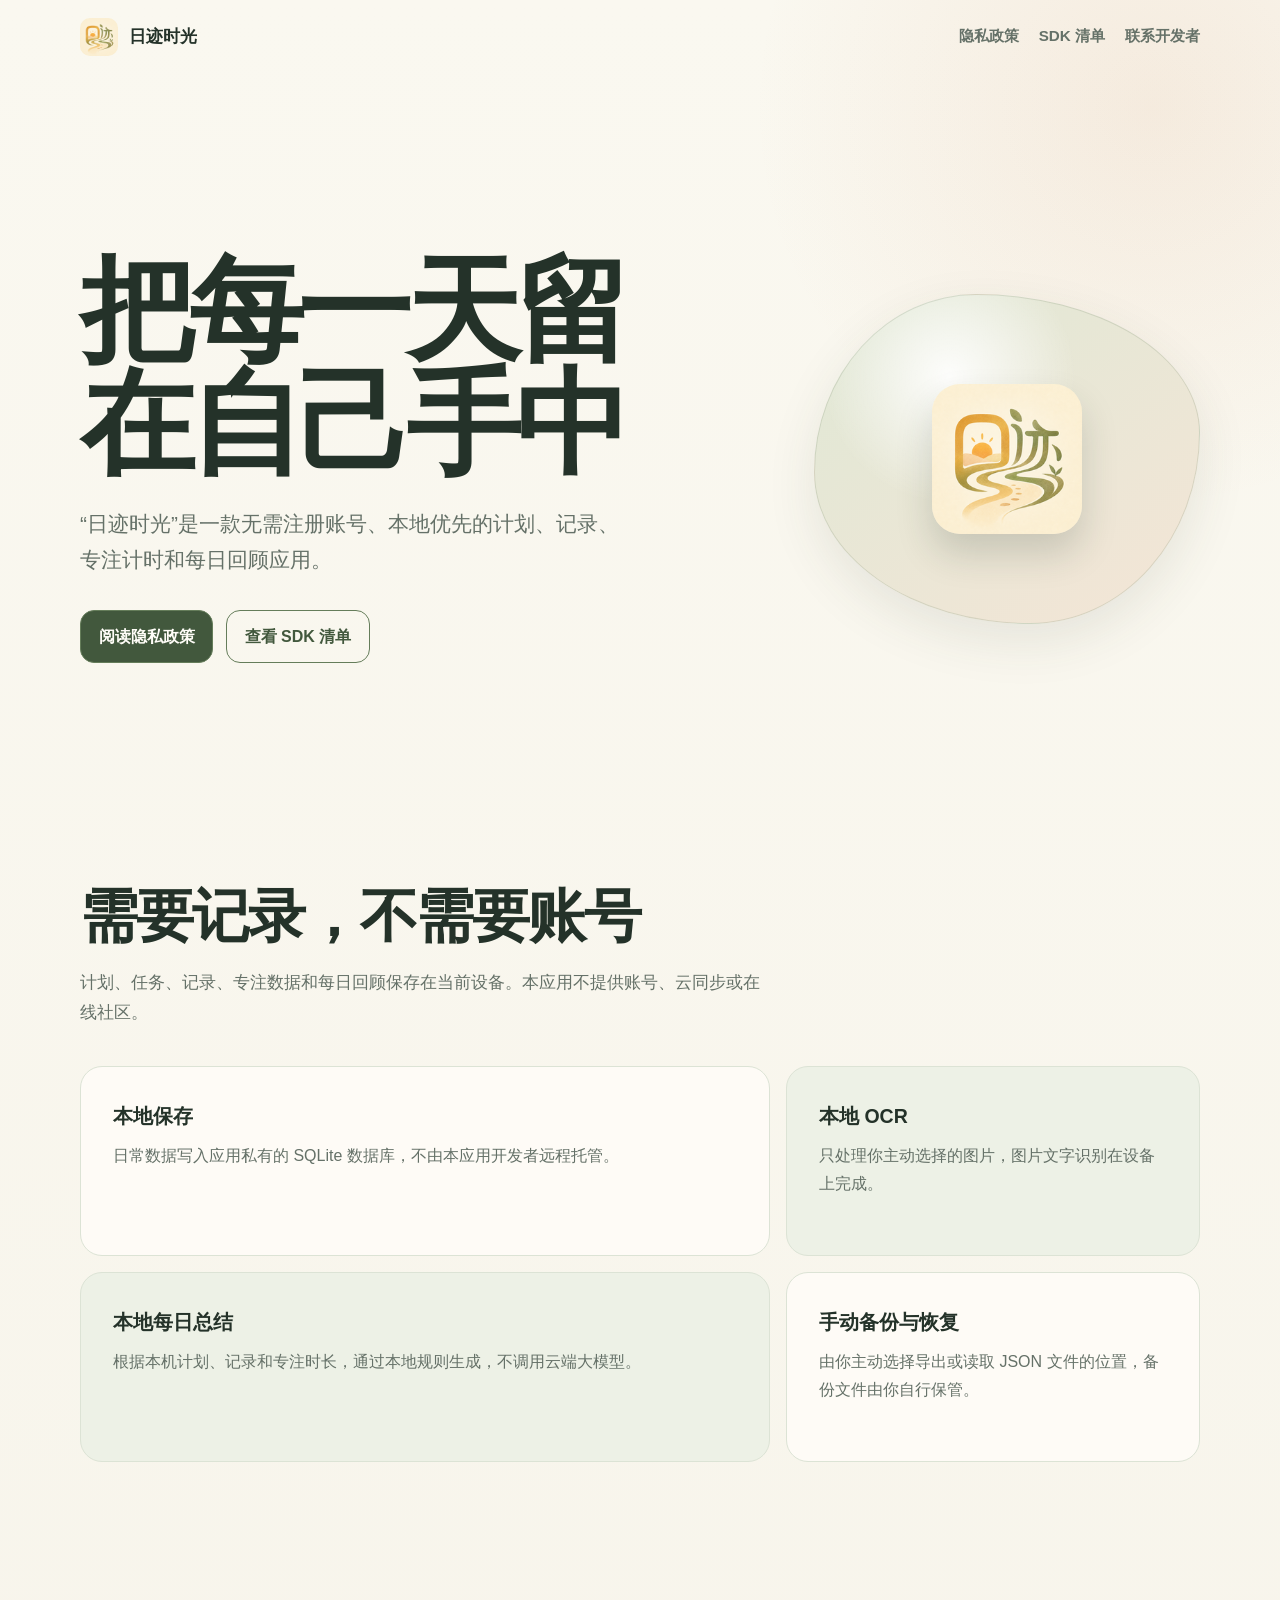
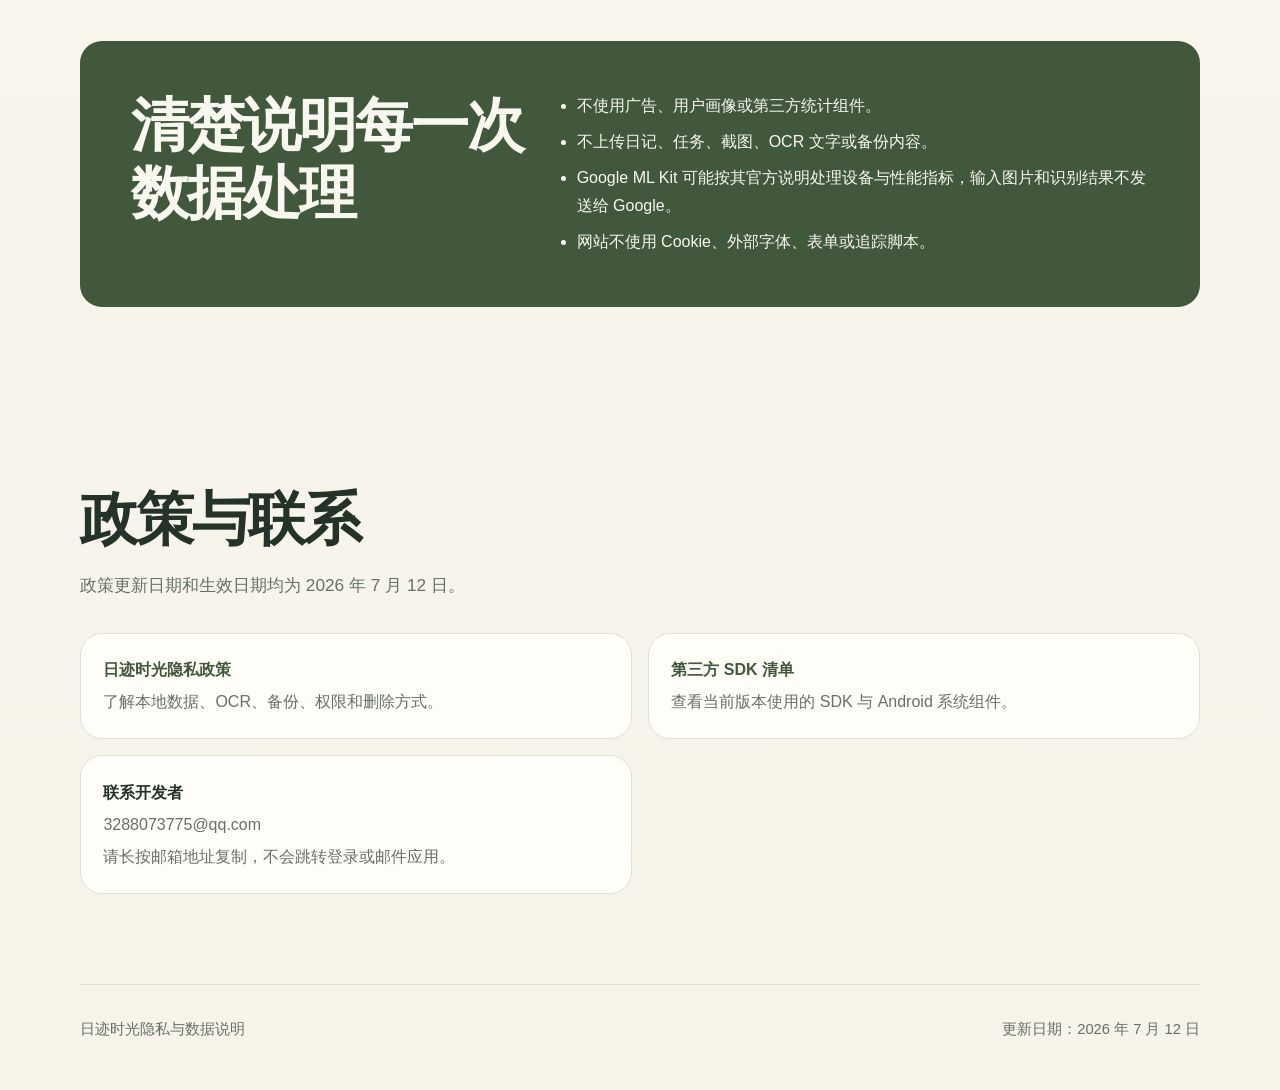
<file: index.html>
<!doctype html>
<html lang="zh-CN">
<head>
  <meta charset="utf-8">
  <meta name="viewport" content="width=device-width, initial-scale=1">
  <meta name="description" content="日迹时光是一款无账号、本地优先的计划、记录、专注计时和每日回顾应用。">
  <meta name="referrer" content="no-referrer">
  <meta http-equiv="Content-Security-Policy" content="default-src 'self'; img-src 'self' data:; style-src 'self'; object-src 'none'; base-uri 'self'; form-action 'none'">
  <title>日迹时光 | 本地优先的每日记录</title>
  <link rel="icon" type="image/png" href="favicon.png">
  <link rel="stylesheet" href="styles.css">
</head>
<body>
  <a class="skip-link" href="#main">跳到主要内容</a>
  <header class="site-header">
    <a class="brand" href="index.html" aria-current="page">
      <img src="favicon.png" alt="日迹时光应用图标" width="192" height="192">
      <span>日迹时光</span>
    </a>
    <nav class="site-nav" aria-label="主要导航">
      <a href="privacy.html">隐私政策</a>
      <a href="sdk.html">SDK 清单</a>
      <a href="#contact">联系开发者</a>
    </nav>
  </header>

  <main id="main">
    <div class="wrap hero">
      <div class="hero-copy">
        <h1>把每一天留在自己手中</h1>
        <p>“日迹时光”是一款无需注册账号、本地优先的计划、记录、专注计时和每日回顾应用。</p>
        <div class="hero-actions">
          <a class="button" href="privacy.html">阅读隐私政策</a>
          <a class="button secondary" href="sdk.html">查看 SDK 清单</a>
        </div>
      </div>
      <div class="app-mark" aria-label="日迹时光应用图标展示">
        <img src="favicon.png" alt="日迹时光应用图标" width="192" height="192">
      </div>
    </div>

    <section class="section">
      <div class="wrap">
        <h2>需要记录，不需要账号</h2>
        <p class="lead">计划、任务、记录、专注数据和每日回顾保存在当前设备。本应用不提供账号、云同步或在线社区。</p>
        <div class="feature-grid">
          <article class="feature">
            <h3>本地保存</h3>
            <p>日常数据写入应用私有的 SQLite 数据库，不由本应用开发者远程托管。</p>
          </article>
          <article class="feature">
            <h3>本地 OCR</h3>
            <p>只处理你主动选择的图片，图片文字识别在设备上完成。</p>
          </article>
          <article class="feature">
            <h3>本地每日总结</h3>
            <p>根据本机计划、记录和专注时长，通过本地规则生成，不调用云端大模型。</p>
          </article>
          <article class="feature">
            <h3>手动备份与恢复</h3>
            <p>由你主动选择导出或读取 JSON 文件的位置，备份文件由你自行保管。</p>
          </article>
        </div>
      </div>
    </section>

    <section class="section">
      <div class="wrap trust-panel">
        <h2>清楚说明每一次数据处理</h2>
        <ul>
          <li>不使用广告、用户画像或第三方统计组件。</li>
          <li>不上传日记、任务、截图、OCR 文字或备份内容。</li>
          <li>Google ML Kit 可能按其官方说明处理设备与性能指标，输入图片和识别结果不发送给 Google。</li>
          <li>网站不使用 Cookie、外部字体、表单或追踪脚本。</li>
        </ul>
      </div>
    </section>

    <section class="section">
      <div class="wrap">
        <h2>政策与联系</h2>
        <p class="lead">政策更新日期和生效日期均为 2026 年 7 月 12 日。</p>
        <div class="link-grid">
          <a class="link-card" href="privacy.html">
            <strong>日迹时光隐私政策</strong>
            <span>了解本地数据、OCR、备份、权限和删除方式。</span>
          </a>
          <a class="link-card" href="sdk.html">
            <strong>第三方 SDK 清单</strong>
            <span>查看当前版本使用的 SDK 与 Android 系统组件。</span>
          </a>
          <article class="link-card" id="contact">
            <strong>联系开发者</strong>
            <span>3288073775@qq.com</span>
            <span>请长按邮箱地址复制，不会跳转登录或邮件应用。</span>
          </article>
        </div>
      </div>
    </section>
  </main>

  <footer class="site-footer">
    <span>日迹时光隐私与数据说明</span>
    <span>更新日期：2026 年 7 月 12 日</span>
  </footer>
</body>
</html>
</file>
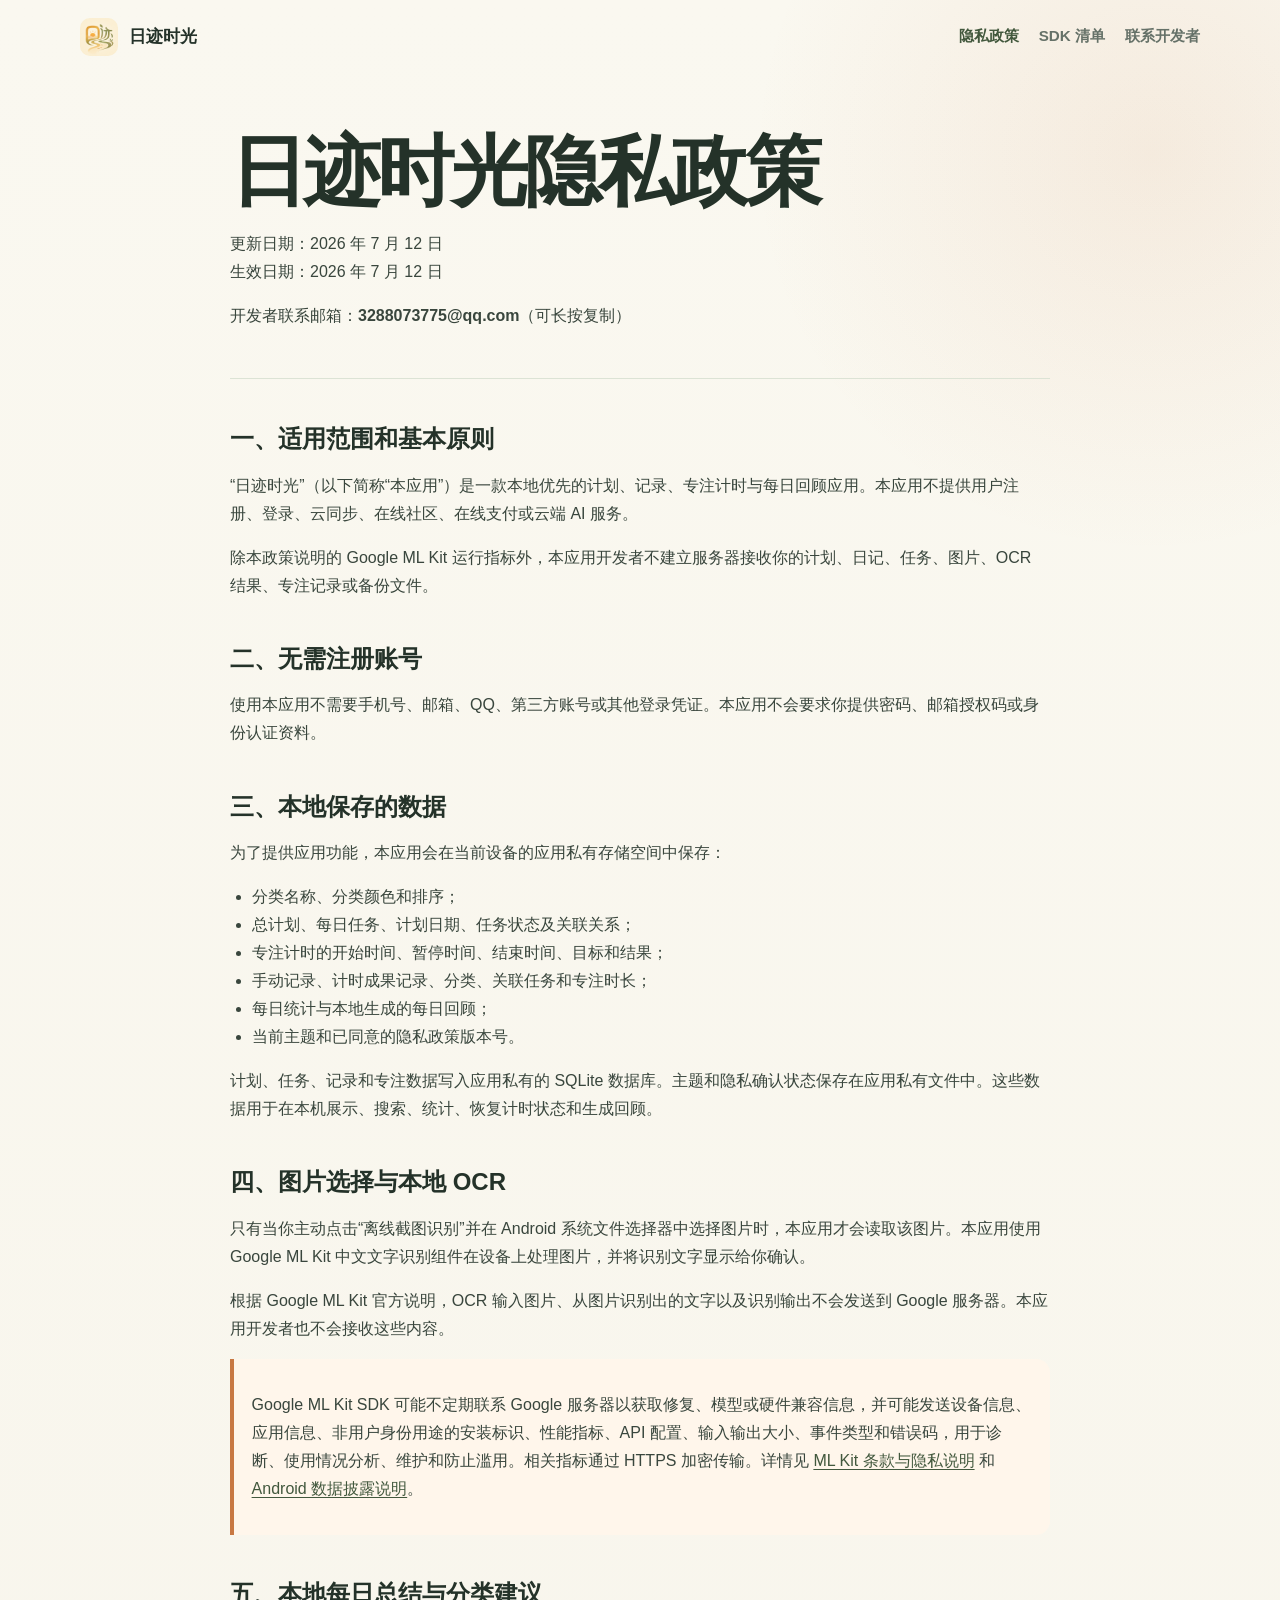
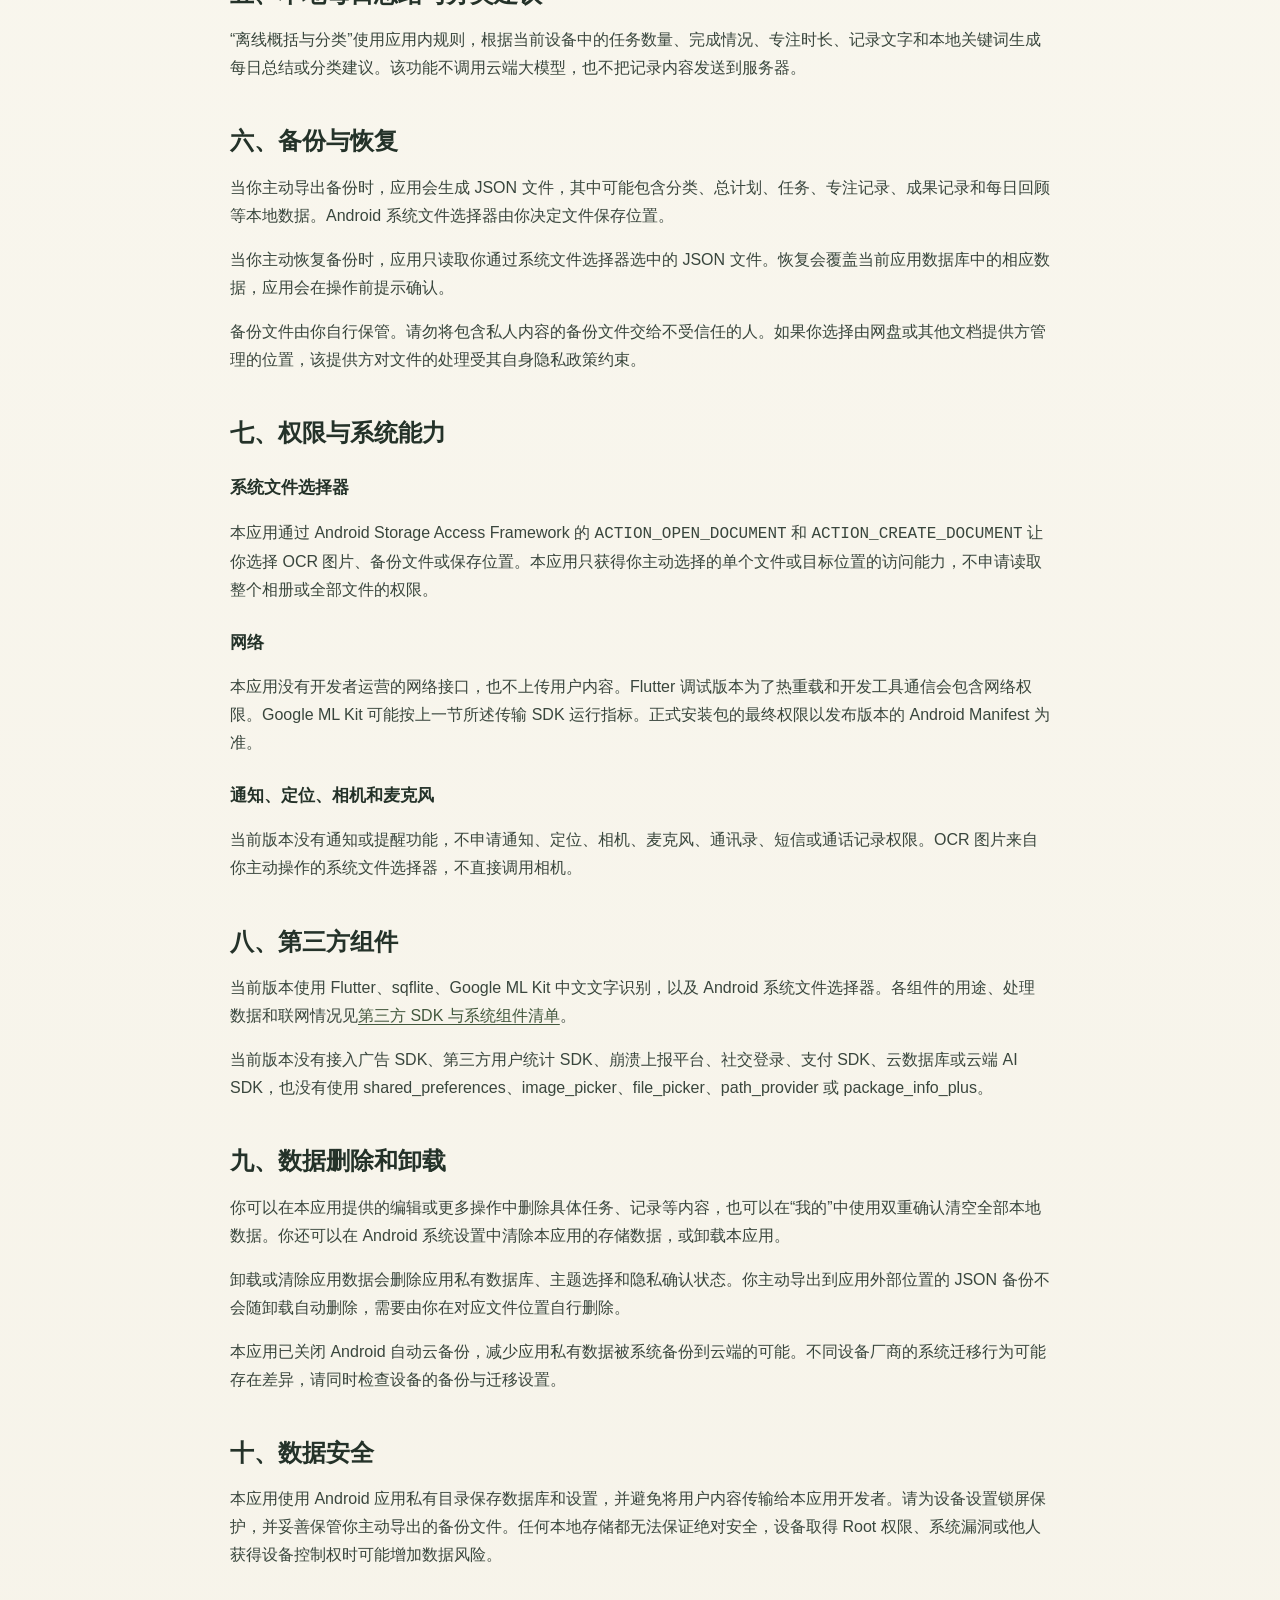
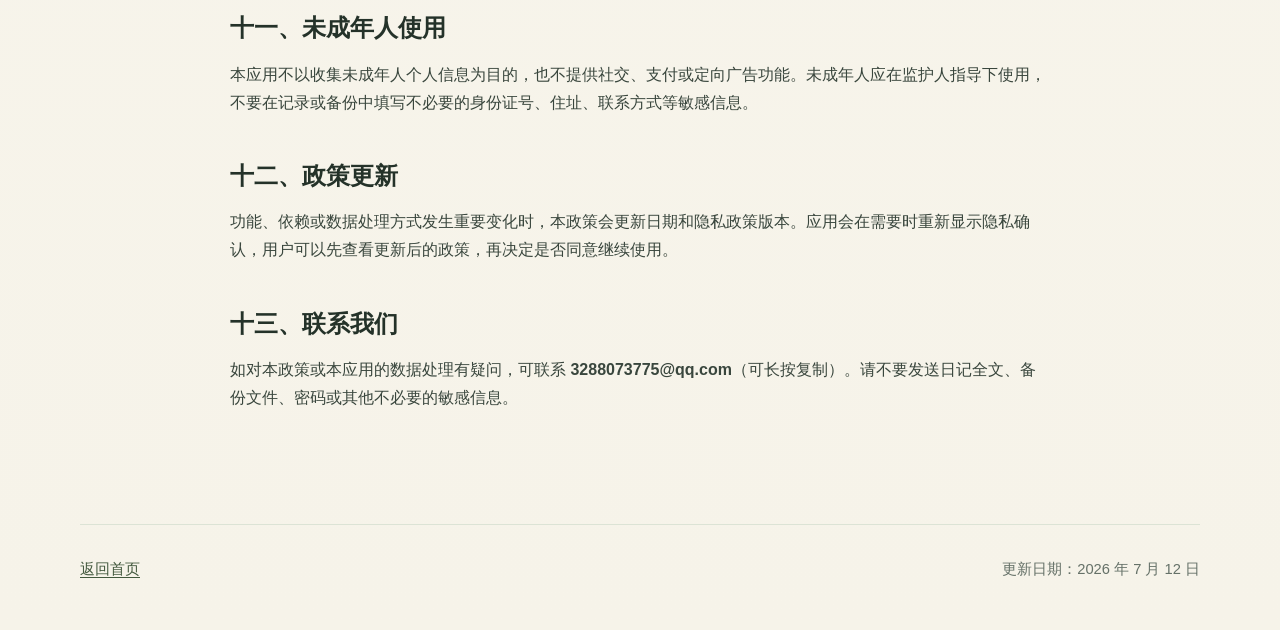
<file: privacy.html>
<!doctype html>
<html lang="zh-CN">
<head>
  <meta charset="utf-8">
  <meta name="viewport" content="width=device-width, initial-scale=1">
  <meta name="description" content="DayTrace 日迹时光隐私政策">
  <meta name="referrer" content="no-referrer">
  <meta http-equiv="Content-Security-Policy" content="default-src 'self'; img-src 'self' data:; style-src 'self'; object-src 'none'; base-uri 'self'; form-action 'none'">
  <title>日迹时光隐私政策</title>
  <link rel="icon" type="image/png" href="favicon.png">
  <link rel="stylesheet" href="styles.css">
</head>
<body>
  <a class="skip-link" href="#main">跳到主要内容</a>
  <header class="site-header">
    <a class="brand" href="index.html">
      <img src="favicon.png" alt="日迹时光应用图标" width="192" height="192">
      <span>日迹时光</span>
    </a>
    <nav class="site-nav" aria-label="主要导航">
      <a href="privacy.html" aria-current="page">隐私政策</a>
      <a href="sdk.html">SDK 清单</a>
      <a href="index.html#contact">联系开发者</a>
    </nav>
  </header>

  <main id="main" class="legal">
    <header class="legal-header">
      <h1>日迹时光隐私政策</h1>
      <p class="meta">更新日期：2026 年 7 月 12 日<br>生效日期：2026 年 7 月 12 日</p>
      <p>开发者联系邮箱：<strong>3288073775@qq.com</strong>（可长按复制）</p>
    </header>

    <section>
      <h2>一、适用范围和基本原则</h2>
      <p>“日迹时光”（以下简称“本应用”）是一款本地优先的计划、记录、专注计时与每日回顾应用。本应用不提供用户注册、登录、云同步、在线社区、在线支付或云端 AI 服务。</p>
      <p>除本政策说明的 Google ML Kit 运行指标外，本应用开发者不建立服务器接收你的计划、日记、任务、图片、OCR 结果、专注记录或备份文件。</p>
    </section>

    <section>
      <h2>二、无需注册账号</h2>
      <p>使用本应用不需要手机号、邮箱、QQ、第三方账号或其他登录凭证。本应用不会要求你提供密码、邮箱授权码或身份认证资料。</p>
    </section>

    <section>
      <h2>三、本地保存的数据</h2>
      <p>为了提供应用功能，本应用会在当前设备的应用私有存储空间中保存：</p>
      <ul>
        <li>分类名称、分类颜色和排序；</li>
        <li>总计划、每日任务、计划日期、任务状态及关联关系；</li>
        <li>专注计时的开始时间、暂停时间、结束时间、目标和结果；</li>
        <li>手动记录、计时成果记录、分类、关联任务和专注时长；</li>
        <li>每日统计与本地生成的每日回顾；</li>
        <li>当前主题和已同意的隐私政策版本号。</li>
      </ul>
      <p>计划、任务、记录和专注数据写入应用私有的 SQLite 数据库。主题和隐私确认状态保存在应用私有文件中。这些数据用于在本机展示、搜索、统计、恢复计时状态和生成回顾。</p>
    </section>

    <section>
      <h2>四、图片选择与本地 OCR</h2>
      <p>只有当你主动点击“离线截图识别”并在 Android 系统文件选择器中选择图片时，本应用才会读取该图片。本应用使用 Google ML Kit 中文文字识别组件在设备上处理图片，并将识别文字显示给你确认。</p>
      <p>根据 Google ML Kit 官方说明，OCR 输入图片、从图片识别出的文字以及识别输出不会发送到 Google 服务器。本应用开发者也不会接收这些内容。</p>
      <div class="notice">
        <p>Google ML Kit SDK 可能不定期联系 Google 服务器以获取修复、模型或硬件兼容信息，并可能发送设备信息、应用信息、非用户身份用途的安装标识、性能指标、API 配置、输入输出大小、事件类型和错误码，用于诊断、使用情况分析、维护和防止滥用。相关指标通过 HTTPS 加密传输。详情见 <a href="https://developers.google.com/ml-kit/terms" rel="noreferrer">ML Kit 条款与隐私说明</a> 和 <a href="https://developers.google.com/ml-kit/android-data-disclosure" rel="noreferrer">Android 数据披露说明</a>。</p>
      </div>
    </section>

    <section>
      <h2>五、本地每日总结与分类建议</h2>
      <p>“离线概括与分类”使用应用内规则，根据当前设备中的任务数量、完成情况、专注时长、记录文字和本地关键词生成每日总结或分类建议。该功能不调用云端大模型，也不把记录内容发送到服务器。</p>
    </section>

    <section>
      <h2>六、备份与恢复</h2>
      <p>当你主动导出备份时，应用会生成 JSON 文件，其中可能包含分类、总计划、任务、专注记录、成果记录和每日回顾等本地数据。Android 系统文件选择器由你决定文件保存位置。</p>
      <p>当你主动恢复备份时，应用只读取你通过系统文件选择器选中的 JSON 文件。恢复会覆盖当前应用数据库中的相应数据，应用会在操作前提示确认。</p>
      <p>备份文件由你自行保管。请勿将包含私人内容的备份文件交给不受信任的人。如果你选择由网盘或其他文档提供方管理的位置，该提供方对文件的处理受其自身隐私政策约束。</p>
    </section>

    <section>
      <h2>七、权限与系统能力</h2>
      <h3>系统文件选择器</h3>
      <p>本应用通过 Android Storage Access Framework 的 <code>ACTION_OPEN_DOCUMENT</code> 和 <code>ACTION_CREATE_DOCUMENT</code> 让你选择 OCR 图片、备份文件或保存位置。本应用只获得你主动选择的单个文件或目标位置的访问能力，不申请读取整个相册或全部文件的权限。</p>
      <h3>网络</h3>
      <p>本应用没有开发者运营的网络接口，也不上传用户内容。Flutter 调试版本为了热重载和开发工具通信会包含网络权限。Google ML Kit 可能按上一节所述传输 SDK 运行指标。正式安装包的最终权限以发布版本的 Android Manifest 为准。</p>
      <h3>通知、定位、相机和麦克风</h3>
      <p>当前版本没有通知或提醒功能，不申请通知、定位、相机、麦克风、通讯录、短信或通话记录权限。OCR 图片来自你主动操作的系统文件选择器，不直接调用相机。</p>
    </section>

    <section>
      <h2>八、第三方组件</h2>
      <p>当前版本使用 Flutter、sqflite、Google ML Kit 中文文字识别，以及 Android 系统文件选择器。各组件的用途、处理数据和联网情况见<a href="sdk.html">第三方 SDK 与系统组件清单</a>。</p>
      <p>当前版本没有接入广告 SDK、第三方用户统计 SDK、崩溃上报平台、社交登录、支付 SDK、云数据库或云端 AI SDK，也没有使用 shared_preferences、image_picker、file_picker、path_provider 或 package_info_plus。</p>
    </section>

    <section>
      <h2>九、数据删除和卸载</h2>
      <p>你可以在本应用提供的编辑或更多操作中删除具体任务、记录等内容，也可以在“我的”中使用双重确认清空全部本地数据。你还可以在 Android 系统设置中清除本应用的存储数据，或卸载本应用。</p>
      <p>卸载或清除应用数据会删除应用私有数据库、主题选择和隐私确认状态。你主动导出到应用外部位置的 JSON 备份不会随卸载自动删除，需要由你在对应文件位置自行删除。</p>
      <p>本应用已关闭 Android 自动云备份，减少应用私有数据被系统备份到云端的可能。不同设备厂商的系统迁移行为可能存在差异，请同时检查设备的备份与迁移设置。</p>
    </section>

    <section>
      <h2>十、数据安全</h2>
      <p>本应用使用 Android 应用私有目录保存数据库和设置，并避免将用户内容传输给本应用开发者。请为设备设置锁屏保护，并妥善保管你主动导出的备份文件。任何本地存储都无法保证绝对安全，设备取得 Root 权限、系统漏洞或他人获得设备控制权时可能增加数据风险。</p>
    </section>

    <section>
      <h2>十一、未成年人使用</h2>
      <p>本应用不以收集未成年人个人信息为目的，也不提供社交、支付或定向广告功能。未成年人应在监护人指导下使用，不要在记录或备份中填写不必要的身份证号、住址、联系方式等敏感信息。</p>
    </section>

    <section>
      <h2>十二、政策更新</h2>
      <p>功能、依赖或数据处理方式发生重要变化时，本政策会更新日期和隐私政策版本。应用会在需要时重新显示隐私确认，用户可以先查看更新后的政策，再决定是否同意继续使用。</p>
    </section>

    <section>
      <h2>十三、联系我们</h2>
      <p>如对本政策或本应用的数据处理有疑问，可联系 <strong>3288073775@qq.com</strong>（可长按复制）。请不要发送日记全文、备份文件、密码或其他不必要的敏感信息。</p>
    </section>
  </main>

  <footer class="site-footer">
    <a href="index.html">返回首页</a>
    <span>更新日期：2026 年 7 月 12 日</span>
  </footer>
</body>
</html>
</file>
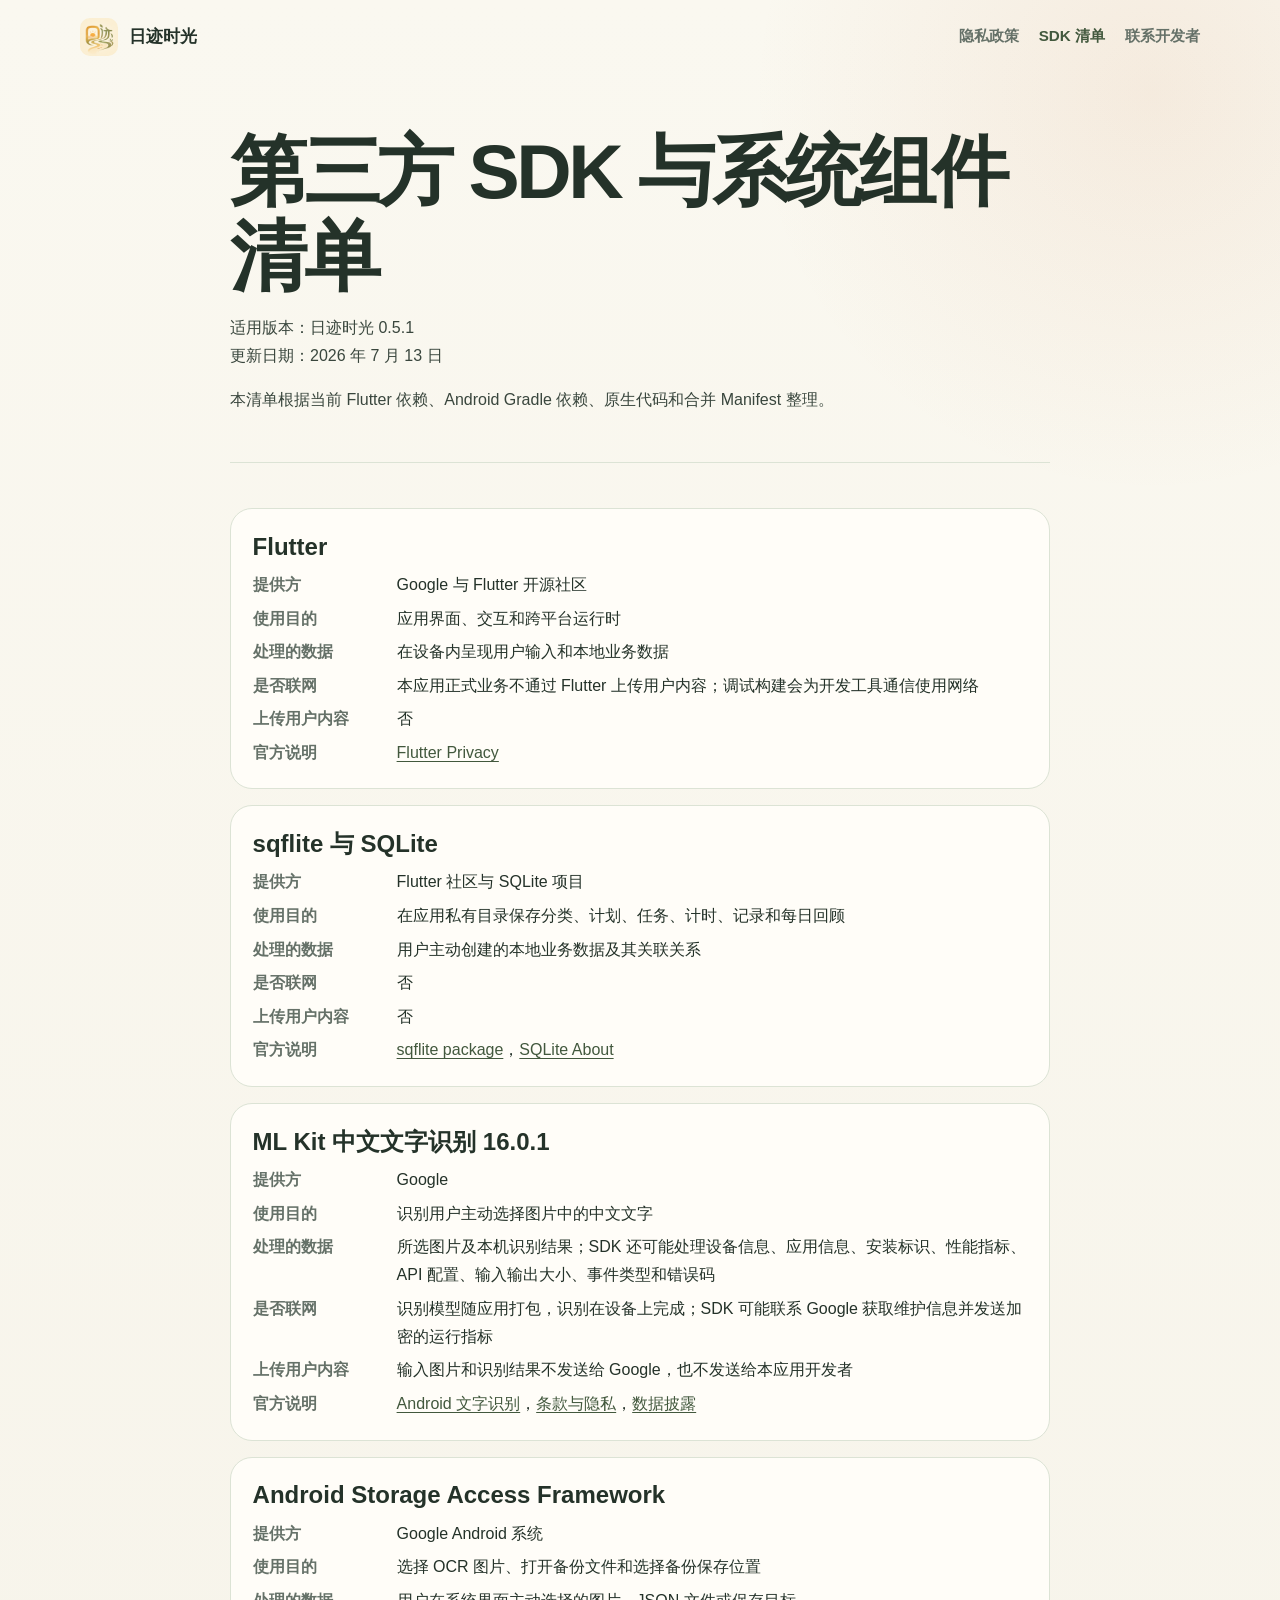
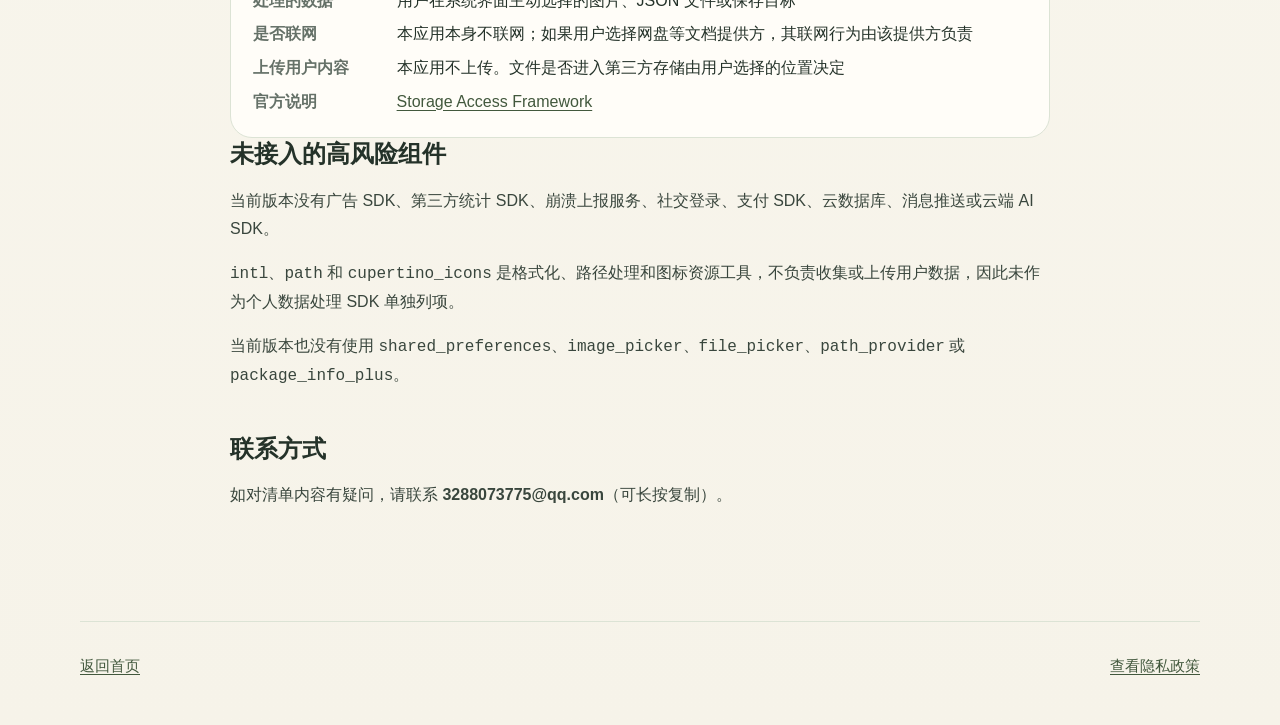
<file: sdk.html>
<!doctype html>
<html lang="zh-CN">
<head>
  <meta charset="utf-8">
  <meta name="viewport" content="width=device-width, initial-scale=1">
  <meta name="description" content="DayTrace 日迹时光第三方 SDK 与系统组件清单">
  <meta name="referrer" content="no-referrer">
  <meta http-equiv="Content-Security-Policy" content="default-src 'self'; img-src 'self' data:; style-src 'self'; object-src 'none'; base-uri 'self'; form-action 'none'">
  <title>第三方 SDK 清单 | 日迹时光</title>
  <link rel="icon" type="image/png" href="favicon.png">
  <link rel="stylesheet" href="styles.css">
</head>
<body>
  <a class="skip-link" href="#main">跳到主要内容</a>
  <header class="site-header">
    <a class="brand" href="index.html">
      <img src="favicon.png" alt="日迹时光应用图标" width="192" height="192">
      <span>日迹时光</span>
    </a>
    <nav class="site-nav" aria-label="主要导航">
      <a href="privacy.html">隐私政策</a>
      <a href="sdk.html" aria-current="page">SDK 清单</a>
      <a href="index.html#contact">联系开发者</a>
    </nav>
  </header>

  <main id="main" class="legal">
    <header class="legal-header">
      <h1>第三方 SDK 与系统组件清单</h1>
      <p class="meta">适用版本：日迹时光 0.5.1<br>更新日期：2026 年 7 月 13 日</p>
      <p>本清单根据当前 Flutter 依赖、Android Gradle 依赖、原生代码和合并 Manifest 整理。</p>
    </header>

    <div class="sdk-list">
      <article class="sdk-item">
        <h2>Flutter</h2>
        <dl>
          <dt>提供方</dt><dd>Google 与 Flutter 开源社区</dd>
          <dt>使用目的</dt><dd>应用界面、交互和跨平台运行时</dd>
          <dt>处理的数据</dt><dd>在设备内呈现用户输入和本地业务数据</dd>
          <dt>是否联网</dt><dd>本应用正式业务不通过 Flutter 上传用户内容；调试构建会为开发工具通信使用网络</dd>
          <dt>上传用户内容</dt><dd>否</dd>
          <dt>官方说明</dt><dd><a href="https://flutter.dev/privacy" rel="noreferrer">Flutter Privacy</a></dd>
        </dl>
      </article>

      <article class="sdk-item">
        <h2>sqflite 与 SQLite</h2>
        <dl>
          <dt>提供方</dt><dd>Flutter 社区与 SQLite 项目</dd>
          <dt>使用目的</dt><dd>在应用私有目录保存分类、计划、任务、计时、记录和每日回顾</dd>
          <dt>处理的数据</dt><dd>用户主动创建的本地业务数据及其关联关系</dd>
          <dt>是否联网</dt><dd>否</dd>
          <dt>上传用户内容</dt><dd>否</dd>
          <dt>官方说明</dt><dd><a href="https://pub.dev/packages/sqflite" rel="noreferrer">sqflite package</a>，<a href="https://www.sqlite.org/about.html" rel="noreferrer">SQLite About</a></dd>
        </dl>
      </article>

      <article class="sdk-item">
        <h2>ML Kit 中文文字识别 16.0.1</h2>
        <dl>
          <dt>提供方</dt><dd>Google</dd>
          <dt>使用目的</dt><dd>识别用户主动选择图片中的中文文字</dd>
          <dt>处理的数据</dt><dd>所选图片及本机识别结果；SDK 还可能处理设备信息、应用信息、安装标识、性能指标、API 配置、输入输出大小、事件类型和错误码</dd>
          <dt>是否联网</dt><dd>识别模型随应用打包，识别在设备上完成；SDK 可能联系 Google 获取维护信息并发送加密的运行指标</dd>
          <dt>上传用户内容</dt><dd>输入图片和识别结果不发送给 Google，也不发送给本应用开发者</dd>
          <dt>官方说明</dt><dd><a href="https://developers.google.com/ml-kit/vision/text-recognition/v2/android" rel="noreferrer">Android 文字识别</a>，<a href="https://developers.google.com/ml-kit/terms" rel="noreferrer">条款与隐私</a>，<a href="https://developers.google.com/ml-kit/android-data-disclosure" rel="noreferrer">数据披露</a></dd>
        </dl>
      </article>

      <article class="sdk-item">
        <h2>Android Storage Access Framework</h2>
        <dl>
          <dt>提供方</dt><dd>Google Android 系统</dd>
          <dt>使用目的</dt><dd>选择 OCR 图片、打开备份文件和选择备份保存位置</dd>
          <dt>处理的数据</dt><dd>用户在系统界面主动选择的图片、JSON 文件或保存目标</dd>
          <dt>是否联网</dt><dd>本应用本身不联网；如果用户选择网盘等文档提供方，其联网行为由该提供方负责</dd>
          <dt>上传用户内容</dt><dd>本应用不上传。文件是否进入第三方存储由用户选择的位置决定</dd>
          <dt>官方说明</dt><dd><a href="https://developer.android.com/guide/topics/providers/document-provider" rel="noreferrer">Storage Access Framework</a></dd>
        </dl>
      </article>
    </div>

    <section>
      <h2>未接入的高风险组件</h2>
      <p>当前版本没有广告 SDK、第三方统计 SDK、崩溃上报服务、社交登录、支付 SDK、云数据库、消息推送或云端 AI SDK。</p>
      <p><code>intl</code>、<code>path</code> 和 <code>cupertino_icons</code> 是格式化、路径处理和图标资源工具，不负责收集或上传用户数据，因此未作为个人数据处理 SDK 单独列项。</p>
      <p>当前版本也没有使用 <code>shared_preferences</code>、<code>image_picker</code>、<code>file_picker</code>、<code>path_provider</code> 或 <code>package_info_plus</code>。</p>
    </section>

    <section>
      <h2>联系方式</h2>
      <p>如对清单内容有疑问，请联系 <strong>3288073775@qq.com</strong>（可长按复制）。</p>
    </section>
  </main>

  <footer class="site-footer">
    <a href="index.html">返回首页</a>
    <a href="privacy.html">查看隐私政策</a>
  </footer>
</body>
</html>
</file>
<file: styles.css>
:root {
  color-scheme: light;
  --page: #f6f3e9;
  --surface: #fffdf8;
  --surface-soft: #edf1e6;
  --ink: #243229;
  --muted: #657168;
  --sage: #657d5a;
  --sage-deep: #42583d;
  --orange: #c87842;
  --line: #dce3d5;
  --shadow: 0 18px 50px rgba(57, 72, 51, 0.10);
  --radius: 22px;
}

* {
  box-sizing: border-box;
}

html {
  scroll-behavior: smooth;
}

body {
  margin: 0;
  color: var(--ink);
  background:
    radial-gradient(circle at 90% 4%, rgba(200, 120, 66, 0.10), transparent 25rem),
    linear-gradient(180deg, #faf8f0 0%, var(--page) 100%);
  font-family: -apple-system, BlinkMacSystemFont, "Segoe UI", "Microsoft YaHei", "PingFang SC", sans-serif;
  font-size: 16px;
  line-height: 1.75;
}

a {
  color: var(--sage-deep);
  text-underline-offset: 0.2em;
}

a:hover {
  color: var(--orange);
}

a:focus-visible,
button:focus-visible {
  outline: 3px solid rgba(200, 120, 66, 0.55);
  outline-offset: 4px;
}

.skip-link {
  position: fixed;
  left: 1rem;
  top: 1rem;
  z-index: 10;
  padding: 0.65rem 1rem;
  color: #fffdf8;
  background: var(--sage-deep);
  border-radius: 10px;
  transform: translateY(-180%);
}

.skip-link:focus {
  transform: translateY(0);
}

.site-header {
  width: min(1120px, calc(100% - 2rem));
  margin: 0 auto;
  padding: 1.1rem 0;
  display: flex;
  align-items: center;
  justify-content: space-between;
  gap: 1rem;
}

.brand {
  display: inline-flex;
  align-items: center;
  gap: 0.7rem;
  color: var(--ink);
  font-size: 1.05rem;
  font-weight: 750;
  text-decoration: none;
}

.brand img {
  width: 38px;
  height: 38px;
  border-radius: 10px;
}

.site-nav {
  display: flex;
  align-items: center;
  gap: 1.25rem;
  white-space: nowrap;
}

.site-nav a {
  color: var(--muted);
  font-size: 0.95rem;
  font-weight: 650;
  text-decoration: none;
}

.site-nav a[aria-current="page"] {
  color: var(--sage-deep);
}

.wrap {
  width: min(1120px, calc(100% - 2rem));
  margin: 0 auto;
}

.hero {
  min-height: min(720px, calc(100dvh - 76px));
  padding: clamp(3.5rem, 9vw, 7.5rem) 0 4rem;
  display: grid;
  grid-template-columns: minmax(0, 1.25fr) minmax(260px, 0.75fr);
  align-items: center;
  gap: clamp(2rem, 7vw, 7rem);
}

.hero-copy h1 {
  max-width: 9ch;
  margin: 0;
  font-size: clamp(3.5rem, 9vw, 7.2rem);
  line-height: 0.98;
  letter-spacing: -0.055em;
}

.hero-copy p {
  max-width: 34rem;
  margin: 1.6rem 0 0;
  color: var(--muted);
  font-size: clamp(1.05rem, 2vw, 1.3rem);
}

.hero-actions {
  margin-top: 2rem;
  display: flex;
  flex-wrap: wrap;
  gap: 0.8rem;
}

.button {
  min-height: 48px;
  padding: 0.72rem 1.1rem;
  display: inline-flex;
  align-items: center;
  justify-content: center;
  border: 1px solid var(--sage);
  border-radius: 14px;
  color: #fffdf8;
  background: var(--sage-deep);
  font-weight: 700;
  text-decoration: none;
}

.button.secondary {
  color: var(--sage-deep);
  background: transparent;
}

.button:active {
  transform: translateY(1px);
}

.app-mark {
  position: relative;
  min-height: 330px;
  display: grid;
  place-items: center;
  border: 1px solid rgba(101, 125, 90, 0.18);
  border-radius: 42% 58% 44% 56% / 54% 42% 58% 46%;
  background:
    radial-gradient(circle at 35% 25%, rgba(255, 255, 255, 0.92), transparent 36%),
    linear-gradient(145deg, #dfe8d5, #f4e5d6);
  box-shadow: var(--shadow);
}

.app-mark img {
  width: min(42%, 150px);
  height: auto;
  border-radius: 28px;
  box-shadow: 0 20px 36px rgba(40, 55, 44, 0.18);
}

.section {
  padding: clamp(3.5rem, 7vw, 6rem) 0;
}

.section h2 {
  max-width: 18ch;
  margin: 0 0 1rem;
  font-size: clamp(2rem, 4.5vw, 3.6rem);
  line-height: 1.18;
  letter-spacing: -0.035em;
}

.lead {
  max-width: 43rem;
  margin: 0;
  color: var(--muted);
  font-size: 1.08rem;
}

.feature-grid {
  margin-top: 2.4rem;
  display: grid;
  grid-template-columns: 1.25fr 0.75fr;
  gap: 1rem;
}

.feature {
  min-height: 190px;
  padding: clamp(1.3rem, 3vw, 2rem);
  border: 1px solid var(--line);
  border-radius: var(--radius);
  background: rgba(255, 253, 248, 0.84);
}

.feature:nth-child(2),
.feature:nth-child(3) {
  background: var(--surface-soft);
}

.feature h3 {
  margin: 0 0 0.55rem;
  font-size: 1.22rem;
}

.feature p {
  margin: 0;
  color: var(--muted);
}

.trust-panel {
  padding: clamp(1.5rem, 5vw, 3.2rem);
  display: grid;
  grid-template-columns: 0.8fr 1.2fr;
  gap: 2rem;
  border-radius: var(--radius);
  color: #f8f7f0;
  background: var(--sage-deep);
}

.trust-panel h2 {
  margin: 0;
  color: inherit;
}

.trust-panel ul {
  margin: 0;
  padding-left: 1.2rem;
}

.trust-panel li + li {
  margin-top: 0.5rem;
}

.link-grid {
  margin-top: 2rem;
  display: grid;
  grid-template-columns: 1fr 1fr;
  gap: 1rem;
}

.link-card {
  padding: 1.4rem;
  border: 1px solid var(--line);
  border-radius: var(--radius);
  background: var(--surface);
  text-decoration: none;
}

.link-card strong,
.link-card span {
  display: block;
}

.link-card span {
  margin-top: 0.25rem;
  color: var(--muted);
}

.legal {
  width: min(820px, calc(100% - 2rem));
  margin: 0 auto;
  padding: 3.5rem 0 6rem;
}

.legal-header {
  margin-bottom: 2.8rem;
  padding-bottom: 2rem;
  border-bottom: 1px solid var(--line);
}

.legal-header h1 {
  margin: 0;
  font-size: clamp(2.4rem, 7vw, 4.8rem);
  line-height: 1.1;
  letter-spacing: -0.045em;
}

.meta {
  margin-top: 1rem;
  color: var(--muted);
}

.legal section + section {
  margin-top: 2.7rem;
}

.legal h2 {
  margin: 0 0 0.8rem;
  font-size: 1.5rem;
  line-height: 1.35;
}

.legal h3 {
  margin: 1.5rem 0 0.45rem;
  font-size: 1.05rem;
}

.legal p,
.legal li {
  color: #39463d;
}

.legal ul {
  padding-left: 1.35rem;
}

.notice {
  padding: 1rem 1.1rem;
  border-left: 4px solid var(--orange);
  border-radius: 0 14px 14px 0;
  background: #fff6eb;
}

.sdk-list {
  display: grid;
  gap: 1rem;
}

.sdk-item {
  padding: 1.35rem;
  border: 1px solid var(--line);
  border-radius: var(--radius);
  background: var(--surface);
}

.sdk-item h2 {
  margin-bottom: 0.5rem;
}

.sdk-item dl {
  margin: 0;
  display: grid;
  grid-template-columns: 8rem 1fr;
  gap: 0.35rem 1rem;
}

.sdk-item dt {
  color: var(--muted);
  font-weight: 700;
}

.sdk-item dd {
  margin: 0;
}

.site-footer {
  width: min(1120px, calc(100% - 2rem));
  margin: 0 auto;
  padding: 2rem 0 3rem;
  display: flex;
  justify-content: space-between;
  gap: 1rem;
  border-top: 1px solid var(--line);
  color: var(--muted);
  font-size: 0.92rem;
}

.not-found {
  min-height: calc(100dvh - 160px);
  display: grid;
  place-content: center;
  text-align: center;
}

@media (max-width: 720px) {
  .site-header {
    align-items: flex-start;
  }

  .site-nav {
    gap: 0.8rem;
  }

  .site-nav a {
    font-size: 0.86rem;
  }

  .hero,
  .feature-grid,
  .trust-panel,
  .link-grid {
    grid-template-columns: 1fr;
  }

  .hero {
    min-height: auto;
    padding-top: 3rem;
  }

  .hero-copy h1 {
    font-size: clamp(3.2rem, 18vw, 5rem);
  }

  .app-mark {
    min-height: 250px;
  }

  .sdk-item dl {
    grid-template-columns: 1fr;
  }

  .sdk-item dd + dt {
    margin-top: 0.5rem;
  }

  .site-footer {
    flex-direction: column;
  }
}

@media (max-width: 440px) {
  .site-header {
    display: block;
  }

  .site-nav {
    margin-top: 0.8rem;
    justify-content: space-between;
  }

  .brand img {
    width: 34px;
    height: 34px;
  }
}

@media (prefers-reduced-motion: reduce) {
  html {
    scroll-behavior: auto;
  }
}
</file>
